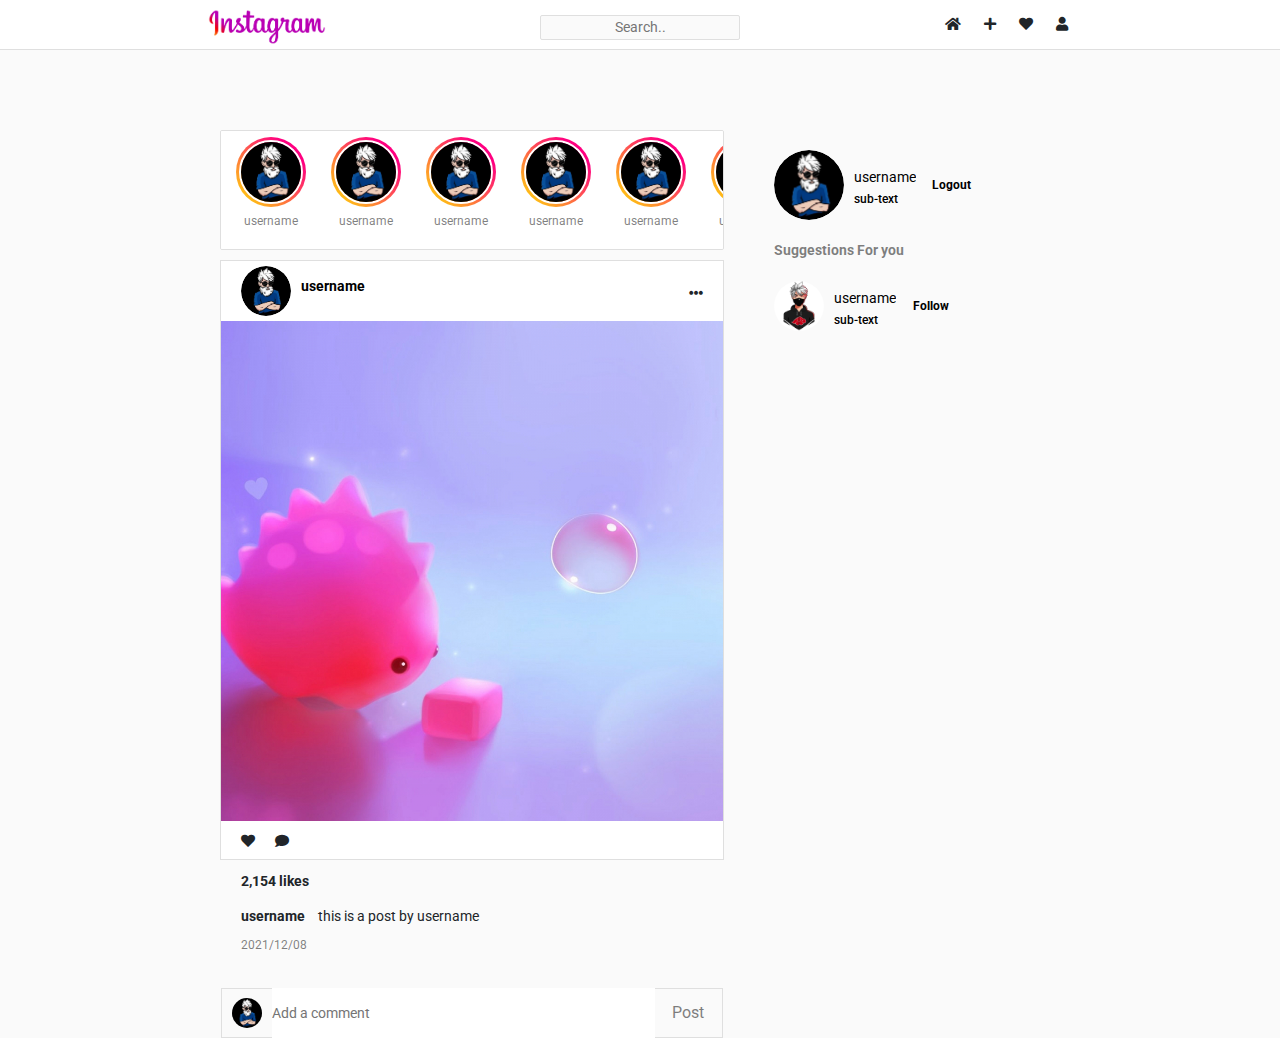
<file: instagram/index.html>
<!DOCTYPE html>
<html lang="en">
  <head>
    <meta charset="UTF-8" />
    <meta http-equiv="X-UA-Compatible" content="IE=edge" />
    <meta name="viewport" content="width=device-width, initial-scale=1.0" />
    <title>Instagram-Clone</title>
    <link
      rel="stylesheet"
      href="https://cdn.jsdelivr.net/npm/bootstrap@5.1.3/dist/css/bootstrap.min.css"
    />
    <link rel="stylesheet" href="assets/css/style.css" />
    <link
      rel="stylesheet"
      href="https://pro.fontawesome.com/releases/v5.10.0/css/all.css"
    />
  </head>
  <body>
    <!-- navigation -->
    <nav class="navbar">
      <div class="nav-wrapper">
        <img class="brand-img" src="assets/images/logo.png" />
        <form class="search-form">
          <input type="text" class="search-box" placeholder="search.." />
        </form>
        <div class="nav-items">
          <i class="icon fas fa-home"></i>
          <i class="icon fas fa-plus"></i>
          <i class="icon fas fa-heart"></i>
          <div class="icon user-profile">
            <i class="fas fa-user"></i>
          </div>
        </div>
      </div>
    </nav>

    <!-- section -->
    <section class="main">
      <div class="wrapper">
        <div class="left-col">
          <!---STATUS-->

          <div class="status-wrapper">
            <div class="status-card">
              <div class="profile-pic">
                <img src="assets/images/profile.jpg" alt="" />
              </div>
              <p class="username">username</p>
            </div>
            <div class="status-card">
              <div class="profile-pic">
                <img src="assets/images/profile.jpg" alt="" />
              </div>
              <p class="username">username</p>
            </div>
            <div class="status-card">
              <div class="profile-pic">
                <img src="assets/images/profile.jpg" alt="" />
              </div>
              <p class="username">username</p>
            </div>
            <div class="status-card">
              <div class="profile-pic">
                <img src="assets/images/profile.jpg" alt="" />
              </div>
              <p class="username">username</p>
            </div>
            <div class="status-card">
              <div class="profile-pic">
                <img src="assets/images/profile.jpg" alt="" />
              </div>
              <p class="username">username</p>
            </div>

            <div class="status-card">
              <div class="profile-pic">
                <img src="assets/images/profile.jpg" alt="" />
              </div>
              <p class="username">username</p>
            </div>

            <div class="status-card">
              <div class="profile-pic">
                <img src="assets/images/profile.jpg" alt="" />
              </div>
              <p class="username">username</p>
            </div>
          </div>

          <!--POST-->

          <div class="post">
            <div class="info">
              <div class="user">
                <div class="profile-pic">
                  <img src="assets/images/profile.jpg" alt="" />
                </div>
                <p class="username">username</p>
              </div>
              <i class="fas fa-ellipsis-h options"></i>
            </div>
            <img src="assets/images/1.jpg" class="post-image" />
            <div class="post-content">
              <div class="reaction-wrapper">
                <i class="icon fas fa-heart"></i>
                <i class="icon fas fa-comment"></i>
              </div>
              <p class="likes">2,154 likes</p>
              <p class="description">
                <span>username</span> this is a post by username
              </p>
              <p class="post-time">2021/12/08</p>
            </div>

            <div class="comment-wrapper">
              <img src="assets/images/profile.jpg" class="icon" />
              <input
                type="text"
                class="comment-box"
                placeholder="Add a comment"
              />
              <button class="comment-btn">post</button>
            </div>
          </div>
        </div>
        <div class="right-col">
          <!--Profile-Card-->

          <div class="profile-card">
            <div class="profile-pic">
              <img src="assets/images/profile.jpg" alt="" />
            </div>
            <div>
              <p class="username">username</p>
              <p class="sub-text">sub-text</p>
            </div>
            <button class="logout-btn">logout</button>
          </div>

          <!--Suggestion-Card-->

          <p class="suggestion-text">Suggestions For you</p>

          <div class="suggestion-card">
            <div class="suggestion-pic">
              <img src="assets/images/2.jpg" alt="" />
            </div>
            <div>
              <p class="username">username</p>
              <p class="sub-text">sub-text</p>
            </div>
            <button class="follow-btn">follow</button>
          </div>
        </div>
      </div>
    </section>

    <!-- script -->
    <script src="https://cdn.jsdelivr.net/npm/bootstrap@5.1.3/dist/js/bootstrap.min.js"></script>
  </body>
</html>
</file>
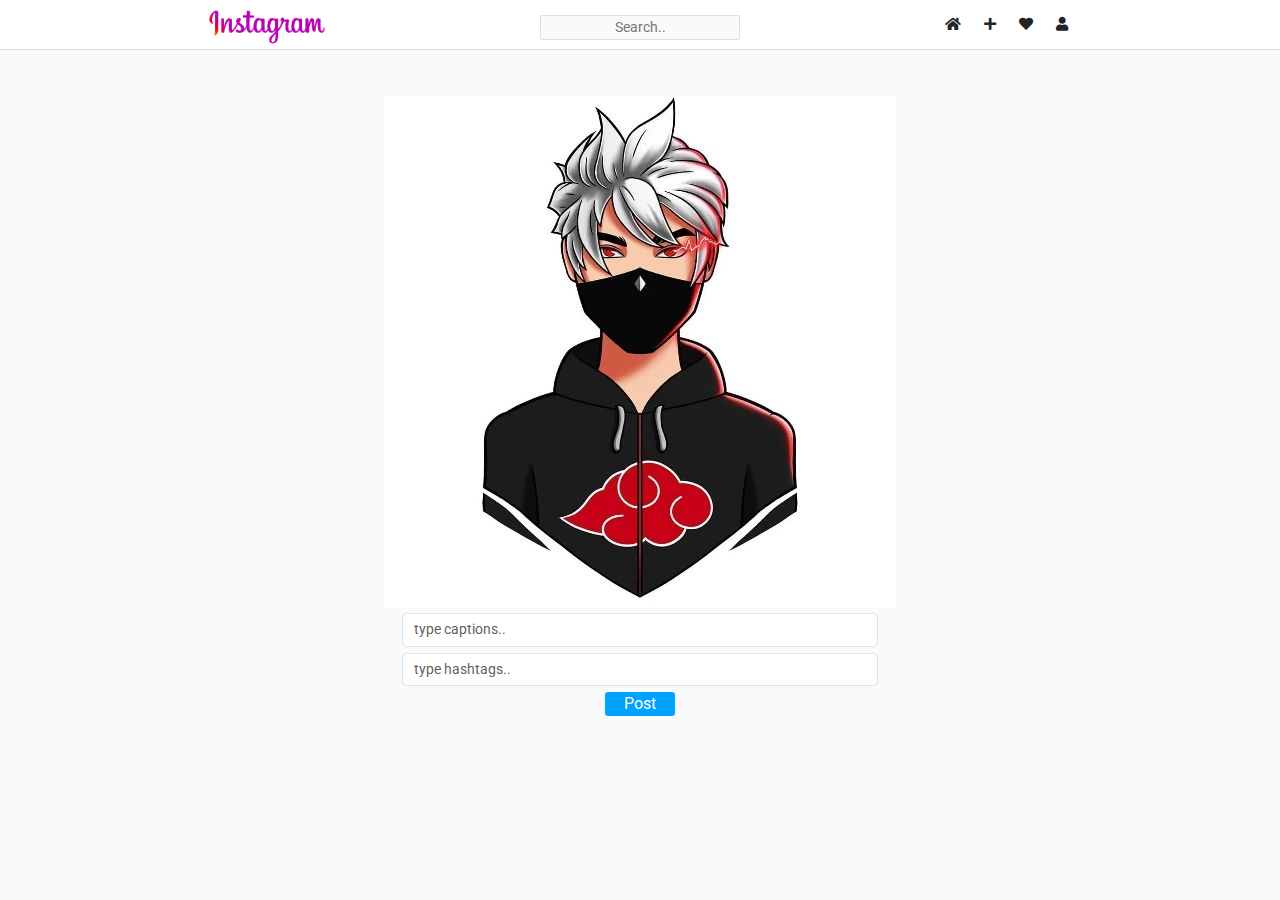
<file: instagram/camera.html>
<!DOCTYPE html>
<html lang="en">
  <head>
    <meta charset="UTF-8" />
    <meta http-equiv="X-UA-Compatible" content="IE=edge" />
    <meta name="viewport" content="width=device-width, initial-scale=1.0" />
    <title>Instagram Clone | Camera</title>
    <link
      rel="stylesheet"
      href="https://cdn.jsdelivr.net/npm/bootstrap@5.1.3/dist/css/bootstrap.min.css"
    />
    <link rel="stylesheet" href="assets/css/style.css" />
    <link
      rel="stylesheet"
      href="https://pro.fontawesome.com/releases/v5.10.0/css/all.css"
    />
  </head>
  <body>
    <!-- navigation -->
    <nav class="navbar">
      <div class="nav-wrapper">
        <img class="brand-img" src="assets/images/logo.png" />
        <form class="search-form">
          <input type="text" class="search-box" placeholder="search.." />
        </form>
        <div class="nav-items">
          <i class="icon fas fa-home"></i>
          <i class="icon fas fa-plus"></i>
          <i class="icon fas fa-heart"></i>
          <div class="icon user-profile">
            <i class="fas fa-user"></i>
          </div>
        </div>
      </div>
    </nav>

    <div class="camera-container">
      <div class="camera">
        <div class="camera-image">
          <img src="assets/images/2.jpg" alt="" />
          <form action="" class="camera-form">
            <div class="form-group">
              <input
                type="text"
                name="caption"
                class="form-control"
                placeholder="type captions.."
              />
            </div>
            <div class="form-group">
              <input
                type="text"
                name="hashtags"
                class="form-control"
                placeholder="type hashtags.."
              />
            </div>
            <div class="form-group">
              <button type="submit" name="upload_image-btn" class="upload-btn">
                Post
              </button>
            </div>
          </form>
        </div>
      </div>
    </div>

    <!--Script-->
    <script src="https://cdn.jsdelivr.net/npm/bootstrap@5.1.3/dist/js/bootstrap.min.js"></script>
  </body>
</html>
</file>
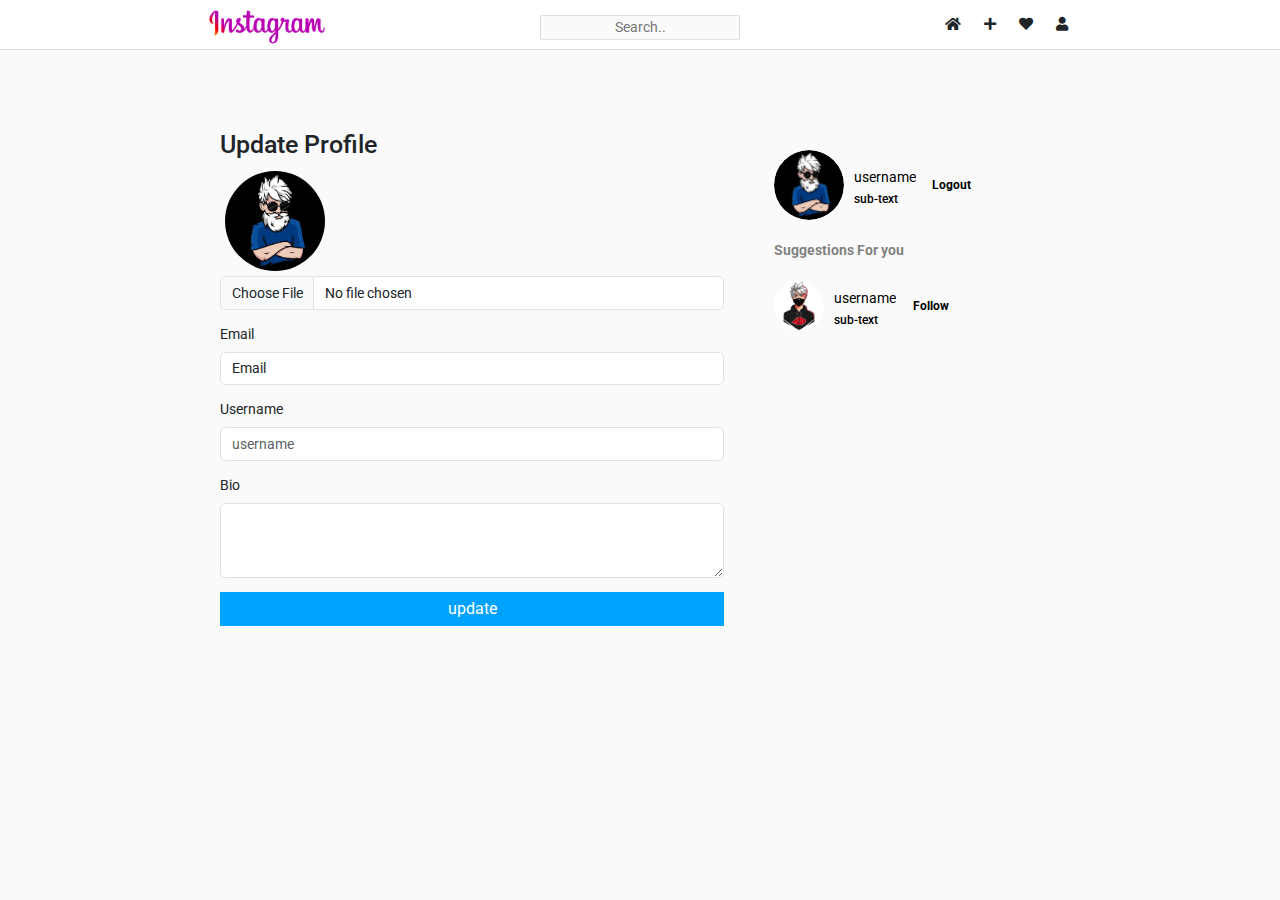
<file: instagram/edit_profile.html>
<!DOCTYPE html>
<html lang="en">
  <head>
    <meta charset="UTF-8" />
    <meta http-equiv="X-UA-Compatible" content="IE=edge" />
    <meta name="viewport" content="width=device-width, initial-scale=1.0" />
    <title>Instagram-Clone | Edit Profile</title>
    <link
      rel="stylesheet"
      href="https://cdn.jsdelivr.net/npm/bootstrap@5.1.3/dist/css/bootstrap.min.css"
    />
    <link rel="stylesheet" href="assets/css/style.css" />
    <link
      rel="stylesheet"
      href="https://pro.fontawesome.com/releases/v5.10.0/css/all.css"
    />
  </head>
  <body>
    <!-- navigation -->
    <nav class="navbar">
      <div class="nav-wrapper">
        <img class="brand-img" src="assets/images/logo.png" />
        <form class="search-form">
          <input type="text" class="search-box" placeholder="search.." />
        </form>
        <div class="nav-items">
          <i class="icon fas fa-home"></i>
          <i class="icon fas fa-plus"></i>
          <i class="icon fas fa-heart"></i>
          <div class="icon user-profile">
            <i class="fas fa-user"></i>
          </div>
        </div>
      </div>
    </nav>

    <!-- section -->
    <section class="main">
      <div class="wrapper">
        <div class="left-col">
          <h3>Update Profile</h3>

          <form action="">
            <div class="mb-3">
              <img
                src="assets/images/profile.jpg"
                class="edit-profile-image"
                alt=""
              />
              <input type="file" name="image" class="form-control" />
            </div>
            <div class="mb-3">
              <label for="email" class="form-label">Email</label>
              <p class="form-control">Email</p>
            </div>
            <div class="mb-3">
              <label for="username" class="form-label">Username</label>
              <input
                type="text"
                class="form-control"
                name="username"
                id="username"
                placeholder="username"
              />
            </div>
            <div class="mb-3">
              <label for="bio" class="form-label">Bio</label>
              <textarea
                name="bio"
                id="bio"
                class="form-control"
                cols="30"
                rows="3"
              ></textarea>
            </div>
            <div class="mb-3">
              <input
                name="update_profile_btn"
                id="update_profile_btn"
                class="update-profile-btn"
                value="update"
                type="button"
              />
            </div>
          </form>
        </div>
        <div class="right-col">
          <!--Profile-Card-->

          <div class="profile-card">
            <div class="profile-pic">
              <img src="assets/images/profile.jpg" alt="" />
            </div>
            <div>
              <p class="username">username</p>
              <p class="sub-text">sub-text</p>
            </div>
            <button class="logout-btn">logout</button>
          </div>

          <!--Suggestion-Card-->

          <p class="suggestion-text">Suggestions For you</p>

          <div class="suggestion-card">
            <div class="suggestion-pic">
              <img src="assets/images/2.jpg" alt="" />
            </div>
            <div>
              <p class="username">username</p>
              <p class="sub-text">sub-text</p>
            </div>
            <button class="follow-btn">follow</button>
          </div>
        </div>
      </div>
    </section>

    <!-- script -->
    <script src="https://cdn.jsdelivr.net/npm/bootstrap@5.1.3/dist/js/bootstrap.min.js"></script>
  </body>
</html>
</file>
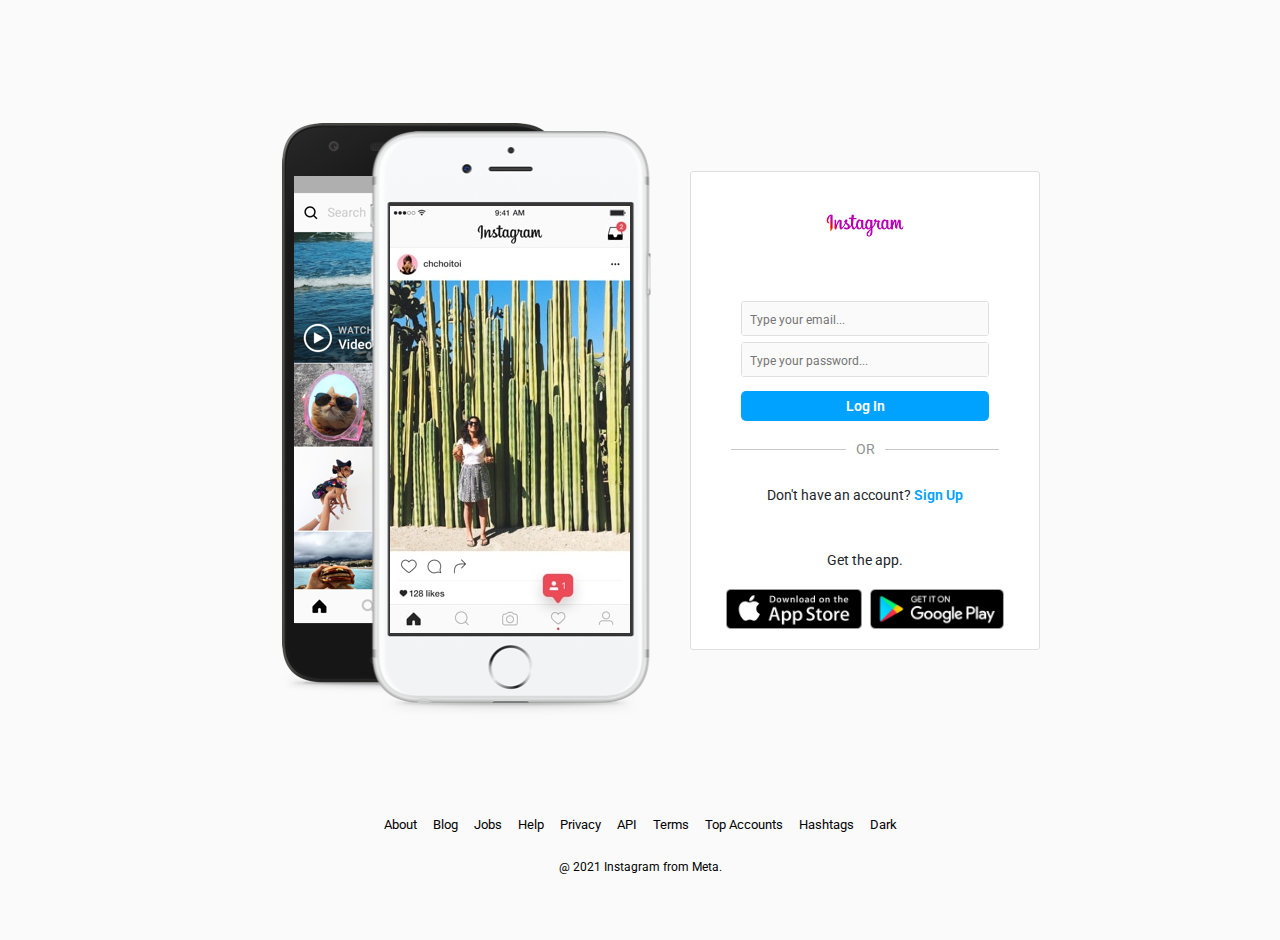
<file: instagram/login.html>
<!DOCTYPE html>
<html lang="en">
  <head>
    <meta charset="UTF-8" />
    <meta http-equiv="X-UA-Compatible" content="IE=edge" />
    <meta name="viewport" content="width=device-width, initial-scale=1.0" />
    <title>Instagram Clone | Login</title>
    <link
      rel="stylesheet"
      href="https://cdn.jsdelivr.net/npm/bootstrap@5.1.3/dist/css/bootstrap.min.css"
    />
    <link rel="stylesheet" href="assets/css/style.css" />
    <link
      rel="stylesheet"
      href="https://pro.fontawesome.com/releases/v5.10.0/css/all.css"
    />
  </head>
  <body>
    <div class="container">
      <div class="main-container">
        <div class="main-content">
          <div
            class="slide-container"
            style="background-image: url('assets/images/mobile-frame.png')"
          >
            <div class="slide-content" id="slide-content">
              <img
                src="assets/images/screen1.jpg"
                class="active"
                alt="screen1"
              />
              <img src="assets/images/screen2.jpg" alt="screen2" />
              <img src="assets/images/screen3.jpg" alt="screen3" />
              <img src="assets/images/screen4.jpg" alt="screen4" />
              <img src="assets/images/screen5.jpg" alt="screen5" />
            </div>
          </div>
          <div class="form-container">
            <div class="form-content box">
              <div class="logo">
                <img src="assets/images/logo.png" alt="" class="logo-img" />
              </div>
              <form action="" class="login-form" id="login-form">
                <p class="text-center alert-danger" id="error_message"></p>
                <div class="form-group">
                  <div class="login-input">
                    <input
                      type="text"
                      name="email"
                      placeholder="Type your email..."
                      required
                    />
                  </div>
                </div>
                <div class="form-group">
                  <div class="login-input">
                    <input
                      type="password"
                      name="password"
                      id="password"
                      placeholder="Type your password..."
                      required
                    />
                  </div>
                </div>
                <div class="btn-group">
                  <button class="login-btn" id="login_btn" type="submit">
                    Log In
                  </button>
                </div>
              </form>
              <div class="or">
                <hr />
                <span>OR</span>
                <hr />
              </div>
              <div class="goto">
                <p>Don't have an account? <a href="signup.html">Sign Up</a></p>
              </div>
              <div class="app-download">
                <p>Get the app.</p>
                <div class="store-link">
                  <a href="#">
                    <img src="assets/images/appstore.png" alt="" />
                  </a>
                  <a href="#">
                    <img src="assets/images/google-play.png" alt="" />
                  </a>
                </div>
              </div>
            </div>
          </div>
        </div>
      </div>

      <div class="footer">
        <div class="links" id="links">
          <a href="#">About</a>
          <a href="#">Blog</a>
          <a href="#">Jobs</a>
          <a href="#">Help</a>
          <a href="#">Privacy</a>
          <a href="#">API</a>
          <a href="#">Terms</a>
          <a href="#">Top Accounts</a>
          <a href="#">Hashtags</a>
          <a href="#" id="dark-btn">Dark</a>
        </div>
        <div class="copyright">@ 2021 Instagram from Meta.</div>
      </div>
    </div>

    <!-- script -->

    <script>
      setInterval(() => {
        changeImage();
      }, 2000);

      function changeImage() {
        var images = document
          .getElementById("slide-content")
          .getElementsByTagName("img");

        var i = 0;

        for (i = 0; i < images.length; i++) {
          var image = images[i];

          if (image.classList.contains("active")) {
            //remove active class from this image
            image.classList.remove("active");

            //if we are at the last image, then go back to the first image
            if (i == images.length - 1) {
              var nextImage = images[0];
              nextImage.classList.add("active");
              break;
            }

            var nextImage = images[i + 1];
            nextImage.classList.add("active");
            break;
          }
        }
      }

      function changeMode() {
        var body = document.getElementsByTagName("body")[0];
        var footerLinks = document
          .getElementById("links")
          .getElementsByTagName("a");

        //if we are currently using dark mode
        if (body.classList.contains("dark")) {
          body.classList.remove("dark");

          for (let i = 0; i < footerLinks.length; i++) {
            footerLinks[i].classList.remove("dark-mode-link");
          }
        } else {
          //we are currently using the light
          body.classList.add("dark");

          for (let i = 0; i < footerLinks.length; i++) {
            footerLinks[i].classList.add("dark-mode-link");
          }
        }
      }

      function verifyForm() {
        var password = document.getElementById("password").value;
        var error_message = document.getElementById("error_message");

        if (password.length < 6) {
          error_message.innerHTML = "Password is to short";
          return false;
        }

        return true;
      }

      document.getElementById("dark-btn").addEventListener("click", (e) => {
        e.preventDefault();
        changeMode();
      });

      document.getElementById("login-form").addEventListener("submit", (e) => {
        e.preventDefault();

        verifyForm();
      });
    </script>

    <script src="https://cdn.jsdelivr.net/npm/bootstrap@5.1.3/dist/js/bootstrap.min.js"></script>
  </body>
</html>
</file>
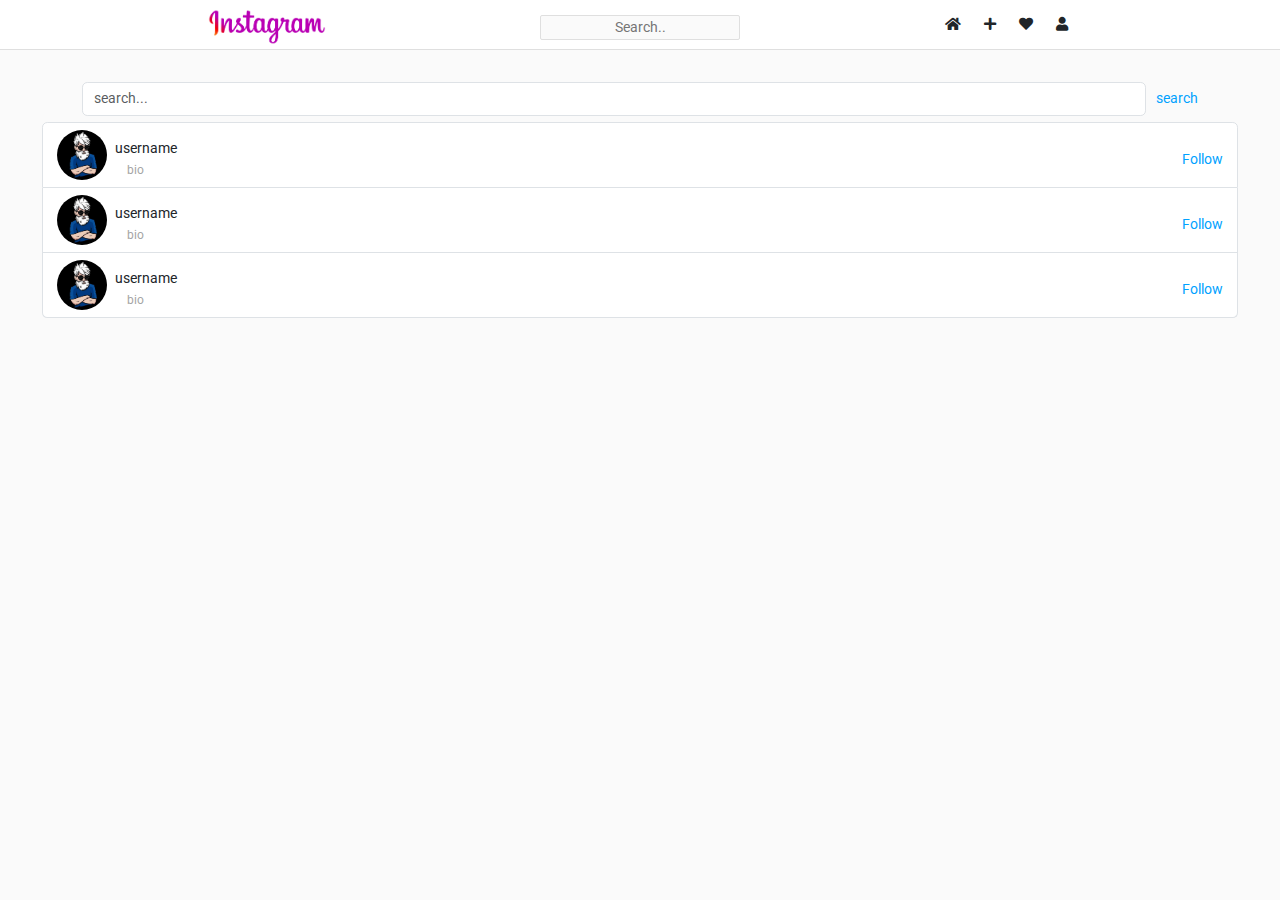
<file: instagram/search.html>
<!DOCTYPE html>
<html lang="en">
  <head>
    <meta charset="UTF-8" />
    <meta http-equiv="X-UA-Compatible" content="IE=edge" />
    <meta name="viewport" content="width=device-width, initial-scale=1.0" />
    <title>Instagram Clone | Search</title>
    <link
      rel="stylesheet"
      href="https://cdn.jsdelivr.net/npm/bootstrap@5.1.3/dist/css/bootstrap.min.css"
    />
    <link rel="stylesheet" href="assets/css/style.css" />
    <link
      rel="stylesheet"
      href="https://pro.fontawesome.com/releases/v5.10.0/css/all.css"
    />
  </head>
  <body>
    <!-- navigation -->
    <nav class="navbar">
      <div class="nav-wrapper">
        <img class="brand-img" src="assets/images/logo.png" />
        <form class="search-form">
          <input type="text" class="search-box" placeholder="search.." />
        </form>
        <div class="nav-items">
          <i class="icon fas fa-home"></i>
          <i class="icon fas fa-plus"></i>
          <i class="icon fas fa-heart"></i>
          <div class="icon user-profile">
            <i class="fas fa-user"></i>
          </div>
        </div>
      </div>
    </nav>

    <div class="mt-5 mx-5">
      <form action="">
        <div class="form-group search-component">
          <input
            type="text"
            class="form-control"
            placeholder="search..."
            name="search_input"
          />
          <button type="submit" class="search-btn" name="search_btn">
            search
          </button>
        </div>
      </form>
      <ul class="list-group">
        <li class="list-group-item search-result-item">
          <img src="assets/images/profile.jpg" alt="" />
          <div>
            <p>username</p>
            <span>bio</span>
          </div>
          <div class="search-result-item-btn">
            <button>Follow</button>
          </div>
        </li>

        <li class="list-group-item search-result-item">
          <img src="assets/images/profile.jpg" alt="" />
          <div>
            <p>username</p>
            <span>bio</span>
          </div>
          <div class="search-result-item-btn">
            <button>Follow</button>
          </div>
        </li>

        <li class="list-group-item search-result-item">
          <img src="assets/images/profile.jpg" alt="" />
          <div>
            <p>username</p>
            <span>bio</span>
          </div>
          <div class="search-result-item-btn">
            <button>Follow</button>
          </div>
        </li>
      </ul>
    </div>

    <!--Script-->
    <script src="https://cdn.jsdelivr.net/npm/bootstrap@5.1.3/dist/js/bootstrap.min.js"></script>
  </body>
</html>
</file>
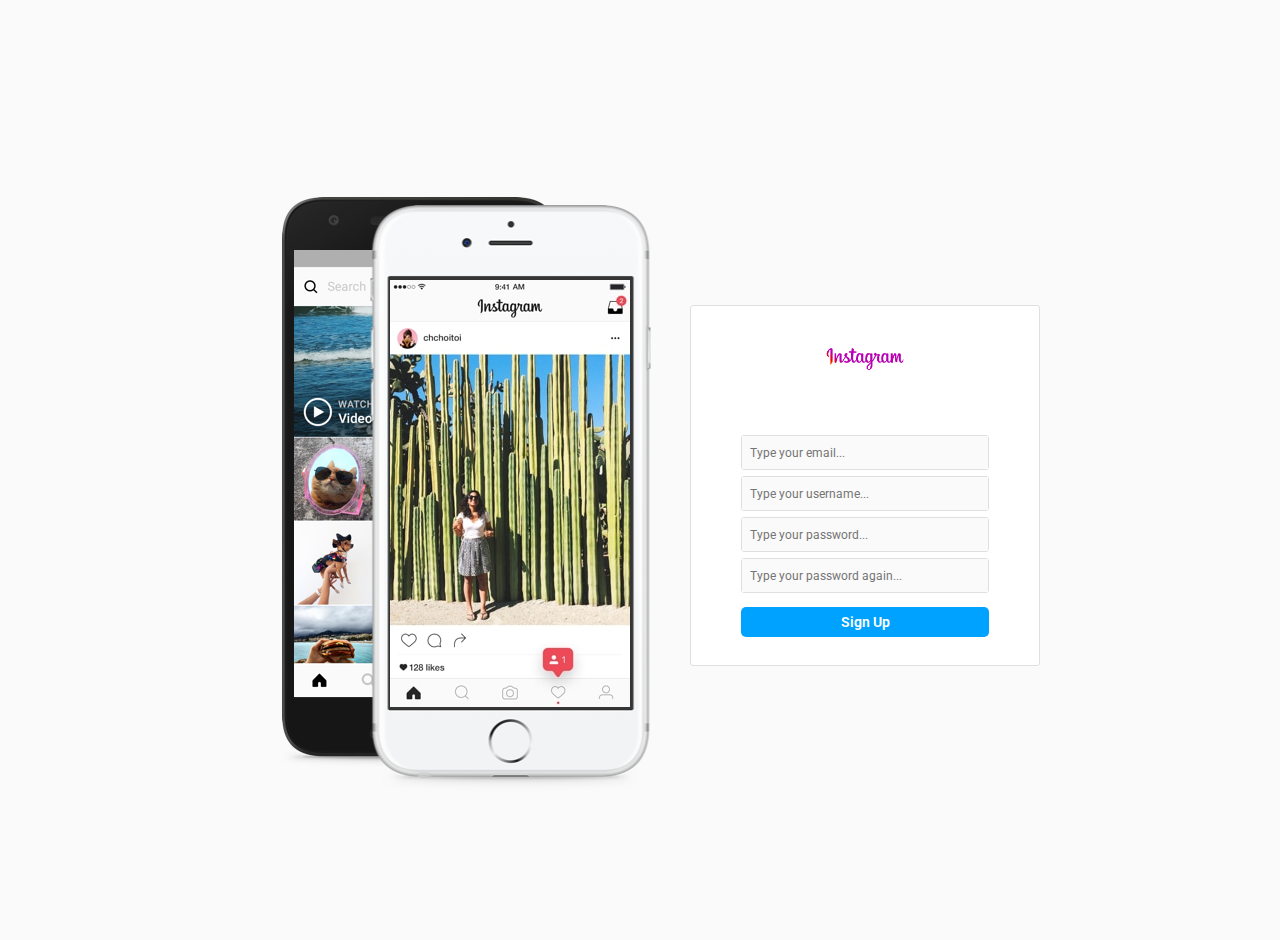
<file: instagram/signup.html>
<!DOCTYPE html>
<html lang="en">
  <head>
    <meta charset="UTF-8" />
    <meta http-equiv="X-UA-Compatible" content="IE=edge" />
    <meta name="viewport" content="width=device-width, initial-scale=1.0" />
    <title>Instagram Clone | SignUp</title>
    <link
      rel="stylesheet"
      href="https://cdn.jsdelivr.net/npm/bootstrap@5.1.3/dist/css/bootstrap.min.css"
    />
    <link rel="stylesheet" href="assets/css/style.css" />
    <link
      rel="stylesheet"
      href="https://pro.fontawesome.com/releases/v5.10.0/css/all.css"
    />
  </head>
  <body>
    <div class="container">
      <div class="main-container">
        <div class="main-content">
          <div
            class="slide-container"
            style="background-image: url('assets/images/mobile-frame.png')">
            <div class="slide-content" id="slide-content">
              <img
                src="assets/images/screen1.jpg"
                class="active"
                alt="screen1"
              />
              <img src="assets/images/screen2.jpg" alt="screen2" />
              <img src="assets/images/screen3.jpg" alt="screen3" />
              <img src="assets/images/screen4.jpg" alt="screen4" />
              <img src="assets/images/screen5.jpg" alt="screen5" />
            </div>
          </div>
          <div class="form-container">
            <div class="form-content box">
              <div class="logo">
                <img src="assets/images/logo.png" alt="" class="logo-img" />
              </div>
              <form action="#" class="login-form" id="signup-form">
                <p class="text-center alert-danger" id="error_message"></p>
                <div class="form-group">
                  <div class="login-input">
                    <input
                      type="text"
                      name="email"
                      id="email"
                      placeholder="Type your email..."
                      required
                    />
                  </div>
                </div>

                <div class="form-group">
                  <div class="login-input">
                    <input
                      type="text"
                      name="username"
                      id="username"
                      placeholder="Type your username..."
                      required
                    />
                  </div>
                </div>

                <div class="form-group">
                  <div class="login-input">
                    <input
                      type="password"
                      name="password"
                      id="password"
                      placeholder="Type your password..."
                      required
                    />
                  </div>
                </div>

                <div class="form-group">
                  <div class="login-input">
                    <input
                      type="password"
                      name="password_confirm"
                      id="password_confirm"
                      placeholder="Type your password again..."
                      required
                    />
                  </div>
                </div>

                <div class="btn-group">
                  <button class="login-btn" id="signup_btn" type="submit" onclick="saveData()">
                    Sign Up
                  </button>
                </div>
              </form>
              <!-- <div class="or">
                <hr />
                <span>OR</span>
                <hr />
              </div>
              <div class="goto">
                <p>Already have an account? <a href="login.html">Login</a></p>
              </div>
              <div class="app-download">
                <p>Get the app.</p>
                <div class="store-link">
                  <a href="#">
                    <img src="assets/images/appstore.png" alt="" />
                  </a>
                  <a href="#">
                    <img src="assets/images/google-play.png" alt="" />
                  </a>
                </div>
              </div>
            </div>
          </div>
        </div>
      </div>

      <div class="footer">
        <div class="links" id="links">
          <a href="#">About</a>
          <a href="#">Blog</a>
          <a href="#">Jobs</a>
          <a href="#">Help</a>
          <a href="#">Privacy</a>
          <a href="#">API</a>
          <a href="#">Terms</a>
          <a href="#">Top Accounts</a>
          <a href="#">Hashtags</a>
          <a href="#" id="dark-btn">Dark</a>
        </div>
        <div class="copyright">@ 2021 Instagram from Meta.</div>
      </div>
    </div> -->

    <!-- script -->

    <!-- <script>
      setInterval(() => {
        changeImage();
      }, 2000);

      function changeImage() {
        var images = document
          .getElementById("slide-content")
          .getElementsByTagName("img");

        var i = 0;

        for (i = 0; i < images.length; i++) {
          var image = images[i];

          if (image.classList.contains("active")) {
            //remove active class from this image
            image.classList.remove("active");

            //if we are at the last image, then go back to the first image
            if (i == images.length - 1) {
              var nextImage = images[0];
              nextImage.classList.add("active");
              break;
            }

            var nextImage = images[i + 1];
            nextImage.classList.add("active");
            break;
          }
        }
      }

      function changeMode() {
        var body = document.getElementsByTagName("body")[0];
        var footerLinks = document
          .getElementById("links")
          .getElementsByTagName("a");

        //if we are currently using dark mode
        if (body.classList.contains("dark")) {
          body.classList.remove("dark");

          for (let i = 0; i < footerLinks.length; i++) {
            footerLinks[i].classList.remove("dark-mode-link");
          }
        } else {
          //we are currently using the light
          body.classList.add("dark");

          for (let i = 0; i < footerLinks.length; i++) {
            footerLinks[i].classList.add("dark-mode-link");
          }
        }
      }

      document.getElementById("dark-btn").addEventListener("click", (e) => {
        e.preventDefault();
        changeMode();
      });

      /* Sign Up */

      function verifyForm() {
        var password = document.getElementById("password").value;
        var password_confirm =
          document.getElementById("password_confirm").value;
        var error_message = document.getElementById("error_message");

        if (password.length < 6) {
          error_message.innerHTML = "Password is to short";
          return false;
        }

        if (password != password_confirm) {
          error_message.innerHTML = "Password don't match";
          return false;
        }
        return true;
      }

      document.getElementById("signup-form").addEventListener("submit", (e) => {
//        e.preventDefault();

        verifyForm();
        alert(hello)

      });
    </script> -->


  <script src="https://cdn.jsdelivr.net/npm/bootstrap@5.1.3/dist/js/bootstrap.min.js"></script>
  </body>

  <!-- <script>

function saveData()
{    
let email,username,password,password_confirm
email=document.getElementById("email").value;
username=document.getElementById("username").value;
password=document.getElementById("password").value;
password_confirm=document.getElementById("password_confirm").value;

localStorage.setItem("email",email)
localStorage.setItem("username",username)
localStorage.setItem("password",password)
localStorage.setItem("password_confirm",password_confirm)
}


</script> -->

<script>

  function saveData()
  {    
  let email,username,password,password_confirm;
  email=document.getElementById("email").value;
  username=document.getElementById("username").value;
  password=document.getElementById("password").value;
  password_confirm=document.getElementById("password_confirm").value;
  
  let user_records = new Array();
  user_records=JSON.parse(localStorage.getItem("users"))?JSON.parse(localStorage.getItem("users")):[]
  if(user_records.some((v)=>{return v.email==email}))
  {
      alert("duplicate data");
  }
  else{
  
      user_records.push({
      "email":email,
      "username":username,
      "password":password,
      "password_confirm":password_confirm
  })
  
  
  }
  localStorage.setItem("users",JSON.stringify(user_records));
  // localStorage.setItem("username",username)
  // localStorage.setItem("password",password)
  // localStorage.setItem("password_confirm",password_confirm)
  }
  
  
  </script>
  


</html>
</file>
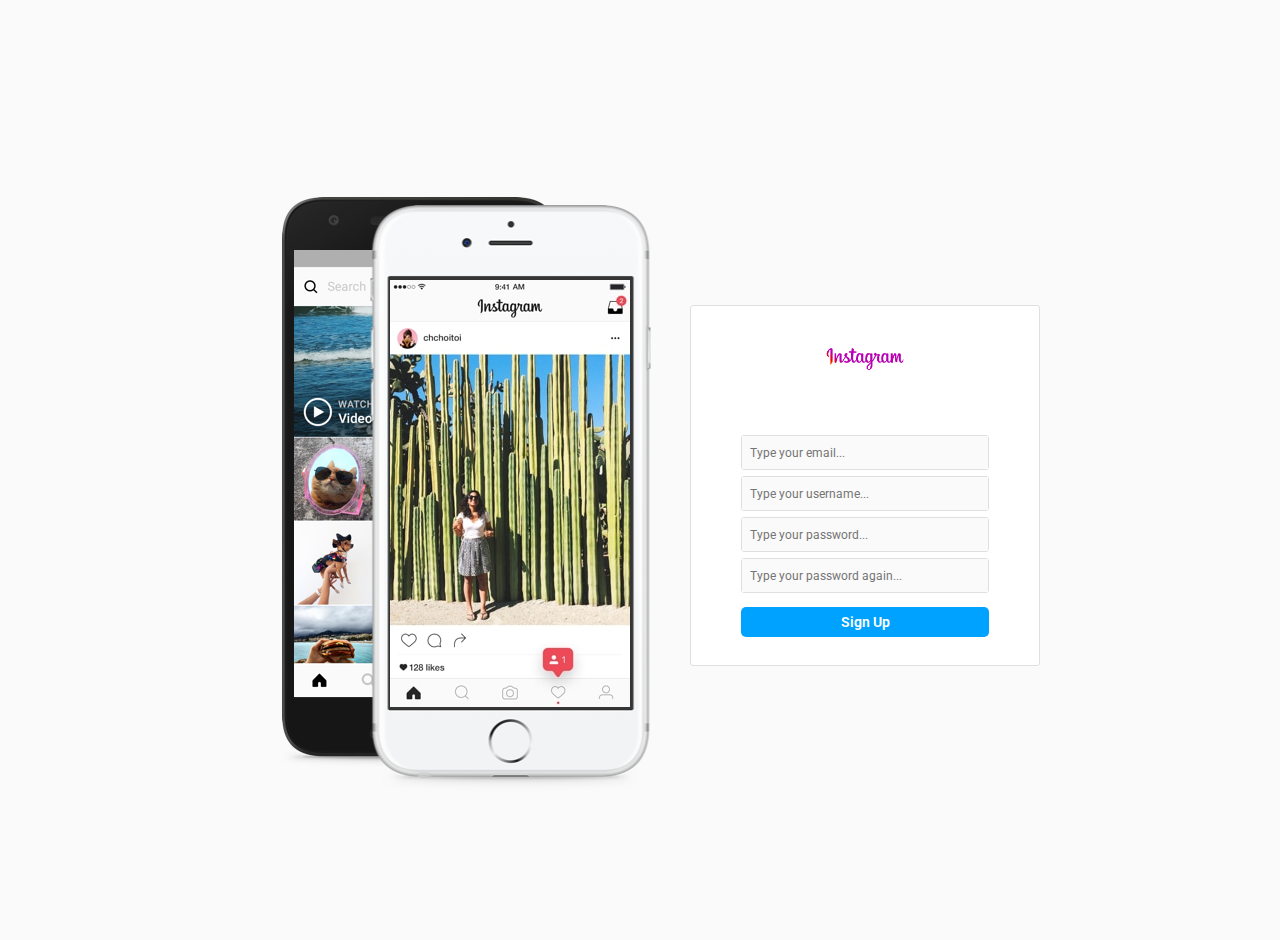
<file: instagram/signup2.html>
<!DOCTYPE html>
<html lang="en">
  <head>
    <meta charset="UTF-8" />
    <meta http-equiv="X-UA-Compatible" content="IE=edge" />
    <meta name="viewport" content="width=device-width, initial-scale=1.0" />
    <title>Instagram Clone | SignUp</title>
    <link
      rel="stylesheet"
      href="https://cdn.jsdelivr.net/npm/bootstrap@5.1.3/dist/css/bootstrap.min.css"
    />
    <link rel="stylesheet" href="assets/css/style.css" />
    <link
      rel="stylesheet"
      href="https://pro.fontawesome.com/releases/v5.10.0/css/all.css"
    />
  </head>
  <body>
    <div class="container">
      <div class="main-container">
        <div class="main-content">
          <div
            class="slide-container"
            style="background-image: url('assets/images/mobile-frame.png')">
            <div class="slide-content" id="slide-content">
              <img
                src="assets/images/screen1.jpg"
                class="active"
                alt="screen1"
              />
              <img src="assets/images/screen2.jpg" alt="screen2" />
              <img src="assets/images/screen3.jpg" alt="screen3" />
              <img src="assets/images/screen4.jpg" alt="screen4" />
              <img src="assets/images/screen5.jpg" alt="screen5" />
            </div>
          </div>
          <div class="form-container">
            <div class="form-content box">
              <div class="logo">
                <img src="assets/images/logo.png" alt="" class="logo-img" />
              </div>
              <form action="#" class="login-form" id="signup-form">
                <p class="text-center alert-danger" id="error_message"></p>
                <div class="form-group">
                  <div class="login-input">
                    <input
                      type="text"
                      name="email"
                      id="email"
                      placeholder="Type your email..."
                      required
                    />
                  </div>
                </div>

                <div class="form-group">
                  <div class="login-input">
                    <input
                      type="text"
                      name="username"
                      id="username"
                      placeholder="Type your username..."
                      required
                    />
                  </div>
                </div>

                <div class="form-group">
                  <div class="login-input">
                    <input
                      type="password"
                      name="password"
                      id="password"
                      placeholder="Type your password..."
                      required
                    />
                  </div>
                </div>

                <div class="form-group">
                  <div class="login-input">
                    <input
                      type="password"
                      name="password_confirm"
                      id="password_confirm"
                      placeholder="Type your password again..."
                      required
                    />
                  </div>
                </div>

                <div class="btn-group">
                  <button class="login-btn" id="signup_btn" type="submit" onclick="saveData()">
                    Sign Up
                  </button>
                </div>
              </form>
              <!-- <div class="or">
                <hr />
                <span>OR</span>
                <hr />
              </div>
              <div class="goto">
                <p>Already have an account? <a href="login.html">Login</a></p>
              </div>
              <div class="app-download">
                <p>Get the app.</p>
                <div class="store-link">
                  <a href="#">
                    <img src="assets/images/appstore.png" alt="" />
                  </a>
                  <a href="#">
                    <img src="assets/images/google-play.png" alt="" />
                  </a>
                </div>
              </div>
            </div>
          </div>
        </div>
      </div>

      <div class="footer">
        <div class="links" id="links">
          <a href="#">About</a>
          <a href="#">Blog</a>
          <a href="#">Jobs</a>
          <a href="#">Help</a>
          <a href="#">Privacy</a>
          <a href="#">API</a>
          <a href="#">Terms</a>
          <a href="#">Top Accounts</a>
          <a href="#">Hashtags</a>
          <a href="#" id="dark-btn">Dark</a>
        </div>
        <div class="copyright">@ 2021 Instagram from Meta.</div>
      </div>
    </div> -->

    <!-- script -->

    <!-- <script>
      setInterval(() => {
        changeImage();
      }, 2000);

      function changeImage() {
        var images = document
          .getElementById("slide-content")
          .getElementsByTagName("img");

        var i = 0;

        for (i = 0; i < images.length; i++) {
          var image = images[i];

          if (image.classList.contains("active")) {
            //remove active class from this image
            image.classList.remove("active");

            //if we are at the last image, then go back to the first image
            if (i == images.length - 1) {
              var nextImage = images[0];
              nextImage.classList.add("active");
              break;
            }

            var nextImage = images[i + 1];
            nextImage.classList.add("active");
            break;
          }
        }
      }

      function changeMode() {
        var body = document.getElementsByTagName("body")[0];
        var footerLinks = document
          .getElementById("links")
          .getElementsByTagName("a");

        //if we are currently using dark mode
        if (body.classList.contains("dark")) {
          body.classList.remove("dark");

          for (let i = 0; i < footerLinks.length; i++) {
            footerLinks[i].classList.remove("dark-mode-link");
          }
        } else {
          //we are currently using the light
          body.classList.add("dark");

          for (let i = 0; i < footerLinks.length; i++) {
            footerLinks[i].classList.add("dark-mode-link");
          }
        }
      }

      document.getElementById("dark-btn").addEventListener("click", (e) => {
        e.preventDefault();
        changeMode();
      });

      /* Sign Up */

      function verifyForm() {
        var password = document.getElementById("password").value;
        var password_confirm =
          document.getElementById("password_confirm").value;
        var error_message = document.getElementById("error_message");

        if (password.length < 6) {
          error_message.innerHTML = "Password is to short";
          return false;
        }

        if (password != password_confirm) {
          error_message.innerHTML = "Password don't match";
          return false;
        }
        return true;
      }

      document.getElementById("signup-form").addEventListener("submit", (e) => {
//        e.preventDefault();

        verifyForm();
        alert(hello)

      });
    </script> -->


  <script src="https://cdn.jsdelivr.net/npm/bootstrap@5.1.3/dist/js/bootstrap.min.js"></script>
  </body>

  <script>

function saveData()
{    
let email,username,password,password_confirm;
email=document.getElementById("email").value;
username=document.getElementById("username").value;
password=document.getElementById("password").value;
password_confirm=document.getElementById("password_confirm").value;

let user_records = new Array();
user_records=JSON.parse(localStorage.getItem("users"))?JSON.parse(localStorage.getItem("users")):[]
if(user_records.some((v)=>{return v.email==email}))
{
    alert("duplicate data");
}
else{

    user_records.push({
    "email":email,
    "username":username,
    "password":password,
    "password_confirm":password_confirm
})


}
localStorage.setItem("users",JSON.stringify(user_records));
// localStorage.setItem("username",username)
// localStorage.setItem("password",password)
// localStorage.setItem("password_confirm",password_confirm)
}


</script>


</html>
</file>
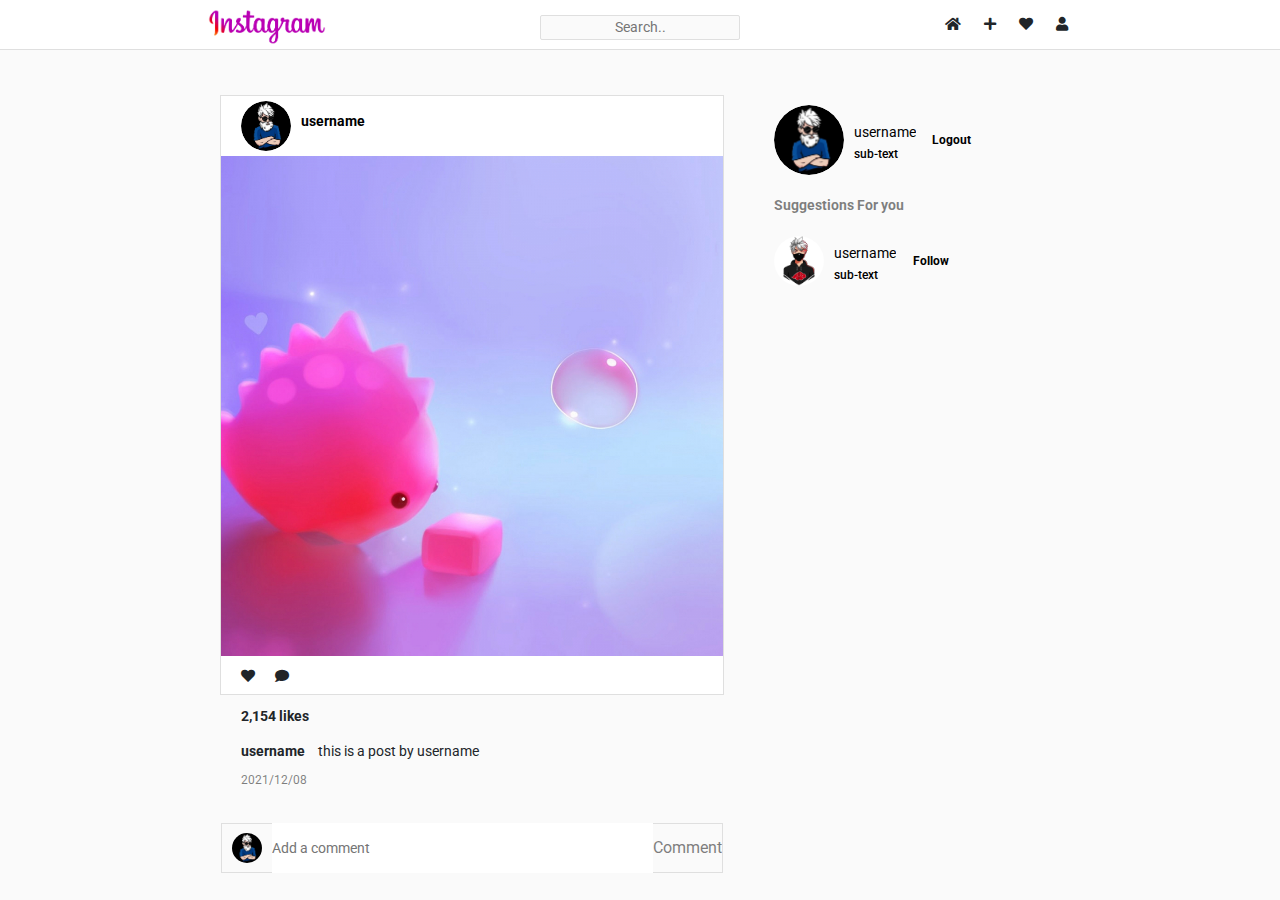
<file: instagram/single_post.html>
<!DOCTYPE html>
<html lang="en">
  <head>
    <meta charset="UTF-8" />
    <meta http-equiv="X-UA-Compatible" content="IE=edge" />
    <meta name="viewport" content="width=device-width, initial-scale=1.0" />
    <title>Instagram-Clone | Single-Post</title>
    <link
      rel="stylesheet"
      href="https://cdn.jsdelivr.net/npm/bootstrap@5.1.3/dist/css/bootstrap.min.css"
    />
    <link rel="stylesheet" href="assets/css/style.css" />
    <link
      rel="stylesheet"
      href="https://pro.fontawesome.com/releases/v5.10.0/css/all.css"
    />
  </head>
  <body>
    <!-- navigation -->
    <nav class="navbar">
      <div class="nav-wrapper">
        <img class="brand-img" src="assets/images/logo.png" />
        <form class="search-form">
          <input type="text" class="search-box" placeholder="search.." />
        </form>
        <div class="nav-items">
          <i class="icon fas fa-home"></i>
          <i class="icon fas fa-plus"></i>
          <i class="icon fas fa-heart"></i>
          <div class="icon user-profile">
            <i class="fas fa-user"></i>
          </div>
        </div>
      </div>
    </nav>

    <!-- section -->
    <section class="main single-post-container">
      <div class="wrapper">
        <div class="left-col">
          <!--POST-->

          <div class="post">
            <div class="info">
              <div class="user">
                <div class="profile-pic">
                  <img src="assets/images/profile.jpg" alt="" />
                </div>
                <p class="username">username</p>
              </div>
            </div>
            <img src="assets/images/1.jpg" class="post-image" />
            <div class="post-content">
              <div class="reaction-wrapper">
                <i class="icon fas fa-heart"></i>
                <i class="icon fas fa-comment"></i>
              </div>
              <p class="likes">2,154 likes</p>
              <p class="description">
                <span>username</span> this is a post by username
              </p>
              <p class="post-time">2021/12/08</p>
            </div>

            <div class="comment-wrapper">
              <img src="assets/images/profile.jpg" class="icon" />
              <input
                type="text"
                class="comment-box"
                placeholder="Add a comment"
              />
              <button class="comment-btn">Comment</button>
            </div>
          </div>
        </div>
        <div class="right-col">
          <!--Profile-Card-->

          <div class="profile-card">
            <div class="profile-pic">
              <img src="assets/images/profile.jpg" alt="" />
            </div>
            <div>
              <p class="username">username</p>
              <p class="sub-text">sub-text</p>
            </div>
            <button class="logout-btn">logout</button>
          </div>

          <!--Suggestion-Card-->

          <p class="suggestion-text">Suggestions For you</p>

          <div class="suggestion-card">
            <div class="suggestion-pic">
              <img src="assets/images/2.jpg" alt="" />
            </div>
            <div>
              <p class="username">username</p>
              <p class="sub-text">sub-text</p>
            </div>
            <button class="follow-btn">follow</button>
          </div>
        </div>
      </div>
    </section>

    <!-- script -->
    <script src="https://cdn.jsdelivr.net/npm/bootstrap@5.1.3/dist/js/bootstrap.min.js"></script>
  </body>
</html>
</file>
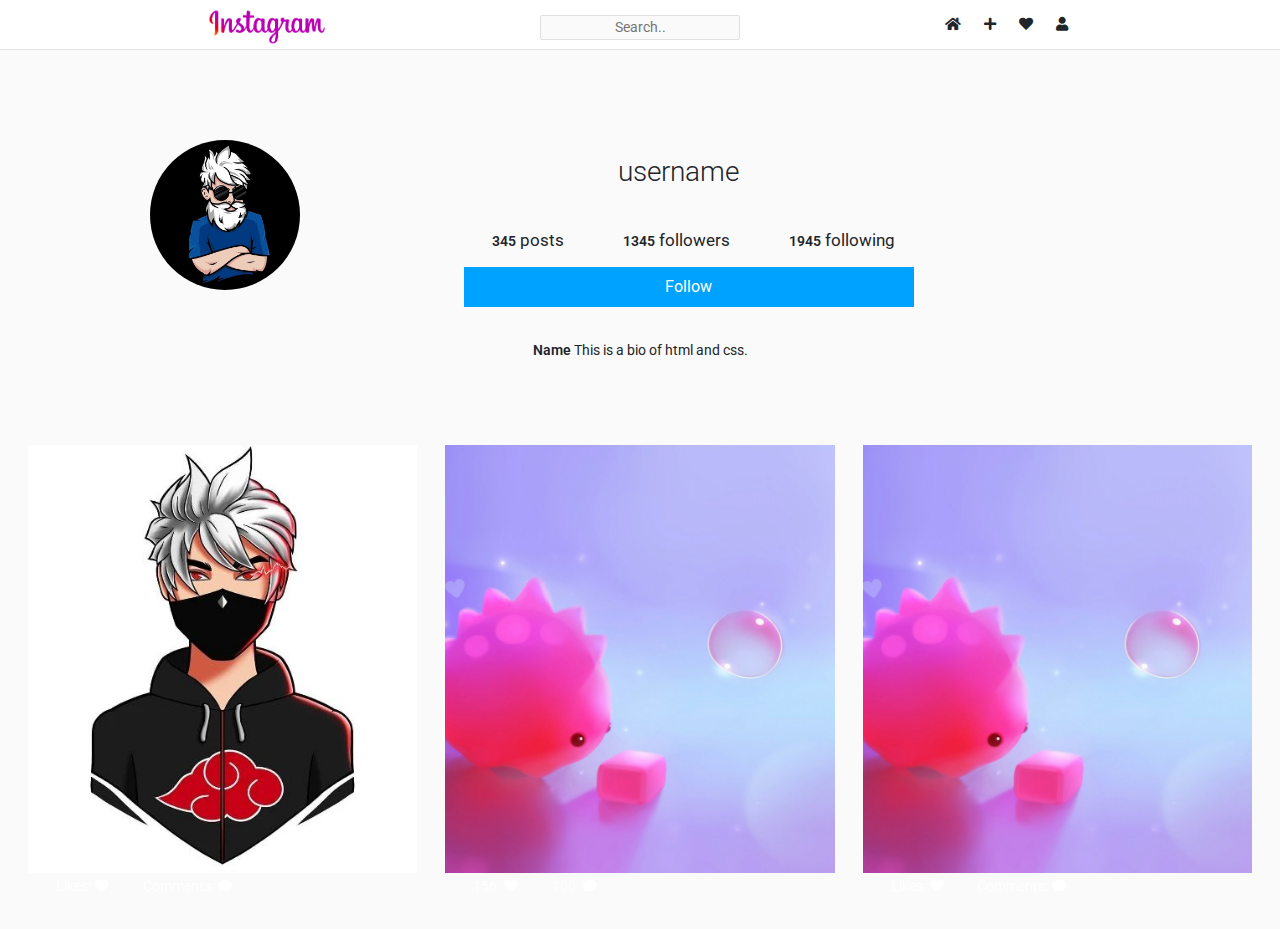
<file: instagram/user_profile.html>
<!DOCTYPE html>
<html lang="en">
  <head>
    <meta charset="UTF-8" />
    <meta http-equiv="X-UA-Compatible" content="IE=edge" />
    <meta name="viewport" content="width=device-width, initial-scale=1.0" />
    <title>Instagram Clone | User Profile</title>
    <link
      rel="stylesheet"
      href="https://cdn.jsdelivr.net/npm/bootstrap@5.1.3/dist/css/bootstrap.min.css"
    />
    <link rel="stylesheet" href="assets/css/style.css" />
    <link
      rel="stylesheet"
      href="https://pro.fontawesome.com/releases/v5.10.0/css/all.css"
    />
  </head>
  <body>
    <!-- navigation -->
    <nav class="navbar">
      <div class="nav-wrapper">
        <img class="brand-img" src="assets/images/logo.png" />
        <form class="search-form">
          <input type="text" class="search-box" placeholder="search.." />
        </form>
        <div class="nav-items">
          <i class="icon fas fa-home"></i>
          <i class="icon fas fa-plus"></i>
          <i class="icon fas fa-heart"></i>
          <div class="icon user-profile">
            <i class="fas fa-user"></i>
          </div>
        </div>
      </div>
    </nav>

    <header class="profile-header">
      <div class="profile-container">
        <div class="profile">
          <div class="profile-image">
            <img src="assets/images/profile.jpg" alt="" />
          </div>
          <div
            class="profile-user-settings"
            style="width: 35%; text-align: center"
          >
            <h1 class="profile-user-name">username</h1>
          </div>
          <div class="profile-stats">
            <ul>
              <li><span class="profile-stat-count">345</span> posts</li>
              <li><span class="profile-stat-count">1345</span> followers</li>
              <li><span class="profile-stat-count">1945</span> following</li>
            </ul>

            <form action="">
              <button type="submit" class="follow-btn-user-profile">
                Follow
              </button>
            </form>
          </div>
          <div class="profile-bio" style="text-align: center; width: 100%">
            <p style="text-align: center">
              <span class="profile-real-name">Name</span> This is a bio of html
              and css.
            </p>
          </div>
        </div>
      </div>
    </header>

    <main>
      <div class="profile-container">
        <div class="gallery">
          <div class="gallery-item">
            <img src="assets/images/2.jpg" class="gallery-image" alt="" />
            <div class="gallery-item-info">
              <ul>
                <li class="gallery-item-likes">
                  <span class="hide-gallery-element">Likes:</span>
                  <i class="fas fa-heart"></i>
                </li>
                <li class="gallery-item-comments">
                  <span class="hide-gallery-element">Comments:</span>
                  <i class="fas fa-comment"></i>
                </li>
              </ul>
            </div>
          </div>

          <div class="gallery-item">
            <img src="assets/images/1.jpg" class="gallery-image" alt="" />
            <div class="gallery-item-info">
              <ul>
                <li class="gallery-item-likes">
                  <span class="hide-gallery-element">156:</span>
                  <i class="fas fa-heart"></i>
                </li>
                <li class="gallery-item-comments">
                  <span class="hide-gallery-element">100:</span>
                  <i class="fas fa-comment"></i>
                </li>
              </ul>
            </div>
          </div>

          <div class="gallery-item">
            <img src="assets/images/1.jpg" class="gallery-image" alt="" />
            <div class="gallery-item-info">
              <ul>
                <li class="gallery-item-likes">
                  <span class="hide-gallery-element">Likes:</span>
                  <i class="fas fa-heart"></i>
                </li>
                <li class="gallery-item-comments">
                  <span class="hide-gallery-element">Comments:</span>
                  <i class="fas fa-comment"></i>
                </li>
              </ul>
            </div>
          </div>
        </div>
      </div>
    </main>

    <!--Script-->
    <script src="https://cdn.jsdelivr.net/npm/bootstrap@5.1.3/dist/js/bootstrap.min.js"></script>
  </body>
</html>
</file>
<file: instagram/assets/css/style.css>
@import url("https://fonts.googleapis.com/css2?family=Red+Hat+Mono:wght@500&family=Roboto:wght@300&display=swap");

* {
  margin: 0;
  padding: 0;
  box-sizing: border-box;
  font-family: "Roboto", sans-serif;
  font-size: 14px;
}

body {
  width: 100%;
  background: #fafafa;
  position: relative;
  font-family: "Roboto", sans-serif;
  padding-top: 40px;
}

*:focus {
  outline: none;
}

.navbar {
  position: fixed;
  top: 0;
  left: 0;
  width: 100%;
  height: 50px;
  background: #fff;
  border-bottom: 1px solid #dfdfdf;
  display: flex;
  justify-content: center;
  padding: 5px 0;
  z-index: 1;
}

.nav-wrapper {
  width: 70%;
  max-width: 1000px;
  height: 100%;
  display: flex;
  justify-content: space-between;
  align-items: center;
}

.brand-img {
  height: 100px;
  margin-top: 5px;
}

.search-form {
  margin-bottom: 20px;
}

.search-box {
  position: absolute;
  left: 50%;
  transform: translateX(-50%);
  width: 200px;
  height: 25px;
  background: #fafafa;
  border: 1px solid #dfdfdf;
  border-radius: 2px;
  color: rgba(0, 0, 0, 0.5);
  text-align: center;
  text-transform: capitalize;
}

.nav-items {
  height: 22px;
  position: relative;
}

.icon {
  height: 100%;
  cursor: pointer;
  margin: 0 10px;
  display: inline-block;
}

.user-profile {
  width: 22px;
  border-radius: 50%;
}

.main {
  width: 100%;
  padding: 40px;
  display: flex;
  justify-content: center;
  margin-top: 50px;
}

.wrapper {
  width: 70%;
  max-width: 1000px;
  display: grid;
  grid-template-columns: 60% 40%;
  grid-gap: 30px;
}

.left-col {
  display: flex;
  flex-direction: column;
}

.status-wrapper {
  width: 100%;
  height: 120px;
  background: #fff;
  border: 1px solid #dfdfdf;
  padding: 10px;
  padding-right: 0;
  border-radius: 2px;
  display: flex;
  align-items: center;
  overflow: hidden;
  overflow-x: auto;
}

.status-wrapper::-webkit-scrollbar {
  display: none;
}

.status-card {
  flex: 0 0 auto;
  width: 80px;
  max-width: 80px;
  display: flex;
  flex-direction: column;
  align-items: center;
  margin-right: 15px;
}

.profile-pic {
  width: 70px;
  height: 70px;
  border-radius: 50%;
  overflow: hidden;
  padding: 3px;
  background: linear-gradient(45deg, rgb(255, 230, 0), rgb(255, 0, 128) 80%);
}

.profile-pic img {
  width: 100%;
  height: 100%;
  object-fit: cover;
  border-radius: 50%;
  border: 2px solid #fff;
}

.username {
  width: 100%;
  overflow: hidden;
  text-align: center;
  font-size: 12px;
  margin-top: 5px;
  color: rgba(0, 0, 0, 0.5);
}

.post {
  width: 100%;
  height: 600px;
  background: #fff;
  border: 1px solid #dfdfdf;
  margin-top: 10px;
}

.info {
  width: 100%;
  height: 60px;
  display: flex;
  justify-content: space-between;
  align-items: center;
  padding: 0 20px;
}

.info .username {
  width: auto;
  font-weight: bold;
  font-size: 14px;
  color: #000;
  margin-left: 10px;
}

.info .options {
  height: 10px;
  cursor: pointer;
}

.info .user {
  display: flex;
  align-items: center;
}

.info .profile-pic {
  width: 50px;
  height: 50px;
  padding: 0;
  background: none;
}

.info .profile-pic img {
  border: none;
}

.post-image {
  width: 100%;
  height: 500px;
  object-fit: cover;
}

.post-content {
  width: 100%;
  padding: 20px;
}

.likes {
  font-weight: bold;
}

.description {
  margin: 10px 0;
  font-size: 14px;
  line-height: 20px;
}

.description span {
  font-weight: bold;
  margin-right: 10px;
}

.post-time {
  color: rgba(0, 0, 0, 0.5);
  font-size: 12px;
}

.comment-wrapper {
  width: 100%;
  height: 50px;
  border: 1px solid #dfdfdf;
  display: flex;
  justify-content: space-between;
  align-items: center;
}

.comment-wrapper .icon {
  height: 30px;
  border-radius: 50%;
}

.comment-box {
  width: 80%;
  height: 50px;
  border: none;
  outline: none;
  font-size: 14px;
}

.comment-btn,
.logout-btn,
.follow-btn {
  width: 70px;
  height: 100%;
  background: none;
  border: none;
  outline: none;
  text-transform: capitalize;
  font-size: 16px;
  color: (0, 162, 255);
  opacity: 0.5;
}

.reaction-wrapper {
  width: 100%;
  height: 50px;
  display: flex;
  margin-top: -20px;
  align-items: center;
}

.reaction-wrapper .icon {
  height: 25px;
  margin: 0;
  margin-right: 20px;
}

.right-col {
  padding: 20px;
}

.profile-card,
.suggestion-card {
  width: fit-content;
  display: flex;
  justify-content: center;
  align-items: center;
  margin-bottom: 10px;
}

.profile-card .profile-pic {
  flex: 0 0 auto;
  padding: 0;
  background: none;
  width: 70px;
  height: 70px;
  margin-right: 10px;
}

.profile-card .profile-pic img {
  border: none;
  width: 70px;
  height: 70px;
}

.profile-card .username,
.suggestion-card .username {
  font-weight: 500px;
  font-size: 14px;
  color: #000;
  margin-bottom: 0;
}

.profile-card .sub-text,
.suggestion-card .sub-text {
  color: #000;
  font-size: 12px;
  font-weight: 500;
  margin-top: 2px;
  margin-bottom: 0;
}

.logout-btn,
.follow-btn {
  opacity: 1;
  font-weight: 700;
  font-size: 12px;
}

.suggestion-card .suggestion-pic {
  flex: 0 0;
  padding: 0;
  background: none;
  width: 50px;
  height: 50px;
  margin-right: 10px;
}

.suggestion-card .suggestion-pic img {
  border: none;
  border-radius: 50%;
  width: 50px;
  height: 50px;
}

.suggestion-text {
  font-size: 14px;
  color: rgba(0, 0, 0, 0.5);
  font-weight: 700;
  margin: 20px 0;
}

/* Login */

.container {
  height: 100vh;
  display: flex;
  flex-direction: column;
}

.main-container {
  display: flex;
  flex-grow: 1;
}

.main-content {
  margin: 30px auto;
  display: flex;
  align-items: center;
  justify-content: center;
  max-width: 930px;
  flex-grow: 1;
}

.slide-container {
  height: 620px;
  flex-basis: 450px;
}

.slide-content {
  margin: 100px 0 0 150px;
  position: relative;
}

.slide-container img {
  position: absolute;
  inset: 0;
  opacity: 0;
  visibility: hidden;
}

.slide-container img.active {
  opacity: 1;
  visibility: visible;
}

/* Login Form */

.form-container {
  flex-grow: 1;
  max-width: 350px;
  display: flex;
  flex-direction: column;
  justify-content: center;
}

.box {
  border: 1px solid #dfdfdf;
  background-color: #fff;
  border-radius: 3px;
}

.form-content {
  margin-bottom: 10px;
  padding: 10px;
}

.form-content .logo {
  text-align: center;
  height: 50px;
  width: 175px;
  margin: 10px auto 20px auto;
}

.form-content .logo img {
  max-width: 100px;
}

.login-form {
  padding-top: 25px;
  margin-bottom: 10px;
}

.form-group {
  margin: 0 40px 6px;
}

.login-input {
  height: 35px;
  border: 1px solid #dfdfdf;
  border-radius: 3px;
  position: relative;
}

.login-input input {
  width: 100%;
  height: 100%;
  padding: 9px 8px 7px;
  border: 0;
  outline: 0;
  background: #fafafa;
  color: #000;
  font-size: 12px;
}

.login-input input::placeholder {
  font-size: 12px;
}

.btn-group {
  padding: 8px 40px;
  width: 100%;
}

.login-btn {
  width: 100%;
  border: 1px solid transparent;
  outline: 0;
  background: rgb(0, 162, 255);
  color: #fff;
  font-weight: 600;
  font-size: 14px;
  line-height: 18px;
  padding: 5px 10px;
  border-radius: 5px;
}

.or {
  display: flex;
  justify-content: center;
  align-items: center;
  margin: 0 auto;
}

.or hr {
  width: 35%;
  margin: 0 10px;
}

.or span {
  color: #919191;
}

.goto {
  padding: 10px;
  margin-bottom: 10px;
}

.goto p {
  font-size: 14px;
  margin: 15px;
  text-align: center;
}

.goto a {
  text-decoration: none;
  color: rgb(0, 162, 255);
  font-size: 14px;
  line-height: 18px;
  font-weight: 600;
}

.app-download {
  display: flex;
  flex-direction: column;
}

.app-download p {
  font-size: 14px;
  line-height: 18px;
  text-align: center;
  margin: 10px 20px;
}

.store-link {
  display: flex;
  align-items: center;
  justify-content: center;
  padding: 10px;
}

.store-link a img {
  height: 40px;
}

.store-link a:nth-child(1) {
  margin-right: 8px;
}

/*Profile Page*/

.profile-header {
  margin-top: 30px;
}

.profile-container {
  max-width: 95.5rem;
  margin: 0 auto;
  padding: 0 2rem;
}

.profile-btn {
  display: inline-block;
  font: inherit;
  background: none;
  border: none;
  color: inherit;
  padding: 0;
  cursor: pointer;
}

.profile-btn:focus {
  outline: 0.5rem auto #4d90fe;
}

.profile {
  padding: 5rem 0;
}

.profile:after {
  content: "";
  display: block;
  clear: both;
}

.profile-image {
  float: left;
  width: calc(33.333% - 1rem);
  display: flex;
  justify-content: center;
  align-items: center;
  margin-right: 3rem;
}

.profile-image img {
  border-radius: 50%;
  width: 150px;
  height: 150px;
}

.profile-user-settings,
.profile-stats,
.profile-bio {
  float: left;
  width: calc(66.666% - 2rem);
}

.profile-user-settings {
  margin-top: 1.1rem;
}

.profile-user-name {
  display: inline-block;
  font-size: 2rem;
  font-weight: 300;
}

.profile-edit-btn {
  font-size: 1.2rem;
  line-height: 1.6rem;
  border: 0.1rem solid #dbdbdb;
  border-radius: 0.3rem;
  padding: 0 2.4rem;
  margin-left: 2rem;
}

.profile-settings-btn {
  font-size: 2rem;
  margin-left: 1rem;
}

.profile-stats {
  margin-top: 2.3rem;
}

.profile-stats li {
  display: inline-block;
  font-size: 1.2rem;
  line-height: 1.5;
  margin-right: 4rem;
  cursor: pointer;
}

.profile-bio {
  font-size: 1.2rem;
  font-weight: 400;
  line-height: 1.5;
  margin-top: 2.3rem;
}

.profile-real-name,
.profile-stat-count,
.profile-edit-btn {
  font-weight: 600;
}

/* Gallery */

.gallery {
  display: flex;
  flex-wrap: wrap;
  margin: -1rem -1rem;
  padding-bottom: 3rem;
}

.gallery-item {
  position: relative;
  flex: 1 0 22rem;
  margin: 1rem;
  color: #fff;
  cursor: pointer;
}

.gallery-item:hover .gallery-item-info,
.galler-item:focus .gallery-item-info {
  display: flex;
  justify-content: center;
  align-items: center;
  position: absolute;
  top: 0;
  width: 100%;
  height: 100%;
  background: rgba(0, 0, 0, 0.3);
}

.galery-item-info {
  display: none;
}

.gallery-item-info li {
  display: inline-block;
  font-size: 1.2rem;
  font-weight: 400;
}

.gallery-item-likes {
  margin-right: 2.2rem;
}

.gallery-image {
  width: 100%;
  height: 100%;
  object-fit: cover;
}

.follow-btn-user-profile {
  display: inline-block;
  background: rgb(0, 162, 255);
  color: #fff;
  font-size: 16px;
  padding: 8px;
  border: none;
  width: 450px;
}

/* Camera */

.camera-container {
  max-width: 93.5rem;
  margin: 0 auto;
  padding: 0 2rem;
}

.camera {
  display: flex;
  flex-wrap: wrap;
  padding: 3rem;
}

.camera-image {
  position: relative;
  flex: 1 0 22rem;
  margin: 1rem;
  color: #fff;
  cursor: pointer;
  text-align: center;
}

.camera-form {
  width: 50%;
  margin: 5px auto;
}

.upload-btn {
  background: rgb(0, 162, 255);
  color: #fff;
  width: 70px;
  height: 100%;
  font-size: 16px;
  border: none;
  display: block;
  outline: none;
  margin: 0 auto;
  border-radius: 3px;
}

/* Search */

.search-component {
  display: flex;
}

.search-btn {
  color: rgb(0, 162, 255);
  background: none;
  outline: none;
  border: none;
  font-size: 14px;
  margin-left: 10px;
}

.search-result-item {
  display: flex;
  justify-content: flex-start;
  align-items: center;
}

.search-result-item img {
  width: 50px;
  height: 50px;
  border-radius: 50%;
}

.search-result-item p {
  margin: 8px 0 0 8px;
  font-size: 14px;
}

.search-result-item span {
  color: #a5a5a5;
  font-size: 12px;
  margin: 20px 0 0 20px;
}

.search-result-item-btn {
  width: 100%;
  margin-top: 10px;
}

/* Edit Profile */

.edit-profile-image {
  width: 100px;
  height: 100px;
  border-radius: 50%;
  margin: 5px;
}

.search-result-item-btn button {
  color: rgb(0, 162, 255);
  background: none;
  outline: none;
  border: none;
  font-size: 14px;
  float: right;
}

.update-profile-btn {
  display: inline-block;
  background: rgb(0, 162, 255);
  color: #fff;
  font-size: 16px;
  padding: 5px;
  border: none;
  text-align: center;
  outline: none;
  width: 100%;
}

/* Single Post */

.single-post-container {
  margin-top: 5px;
}

/* Discover */

.discover-container {
  max-width: 95.5rem;
  margin: 25px auto;
  padding: 0 2rem;
}

/* Footer */
.footer {
  padding-bottom: 52px;
  padding-top: 25px;
}

.links {
  display: flex;
  align-items: center;
  justify-content: center;
  flex-wrap: wrap;
}

.links a {
  text-decoration: none;
  color: #000;
  font-size: 13px;
  line-height: 18px;
  margin: 0 8px 12px 8px;
}

.copyright {
  padding: 12px 0;
  color: #000;
  font-size: 12px;
  line-height: 18px;
  text-align: center;
}

/* Dark Mode */

.dark {
  background: #151515;
  border: 1px solid #262626;
  color: #dfdfdf;
}

.dark-mode-link {
  color: #fff !important;
}

/* Responsive */
/* Medium Screens */

@media (max-width: 1100px) {
  .right-col,
  .search-box {
    display: none;
  }
  .nav-wrapper,
  .wrapper {
    width: 90%;
  }
  .wrapper {
    display: block;
  }
}

/* Small Screens */

@media (max-width: 500px) {
  .nav-items .icon {
    margin: 0 5px;
  }
  .post-image {
    height: 300px;
  }
}

/* Login */

@media only screen and (max-width: 850px) {
  .slide-container {
    display: none;
  }
}

@media only screen and (max-width: 500px) {
  .main-container {
    margin-top: 0;
  }
  .box {
    border: 0;
  }
}

/* Gallery */

@media screen and (max-width: 800px) {
  .profile {
    display: flex;
    flex-wrap: wrap;
    padding: 4rem 0;
  }

  .profile:after {
    display: none;
  }

  .profile-image,
  .profile-user-settings,
  .profile-bio,
  .profile-stats {
    float: none;
    width: auto;
    margin: 5px auto;
  }

  .profile-stats li {
    display: block;
  }

  .profile-image {
    margin: 0 auto;
  }

  .profile-user-name {
    font-size: 20px;
  }
}
</file>
